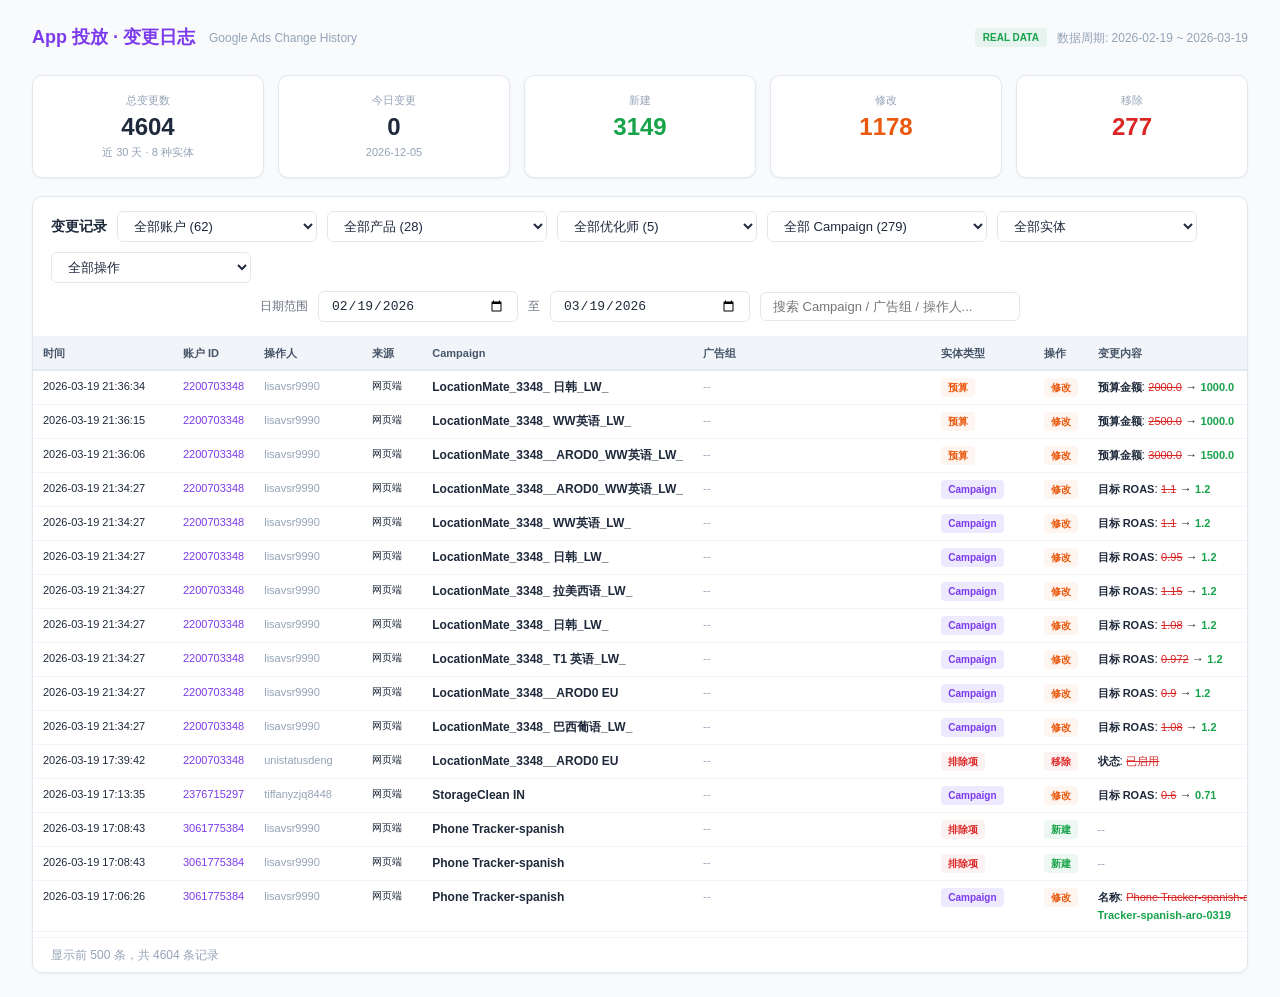
<file: dashboard/app-changelog.html>
<!DOCTYPE html>
<html lang="zh-CN">
<head>
  <meta charset="UTF-8">
  <meta name="viewport" content="width=device-width, initial-scale=1.0">
  <title>App 投放 - 变更日志 | Google Ads Change History</title>
  <link rel="stylesheet" href="css/app-changelog.css">
</head>
<body>
<div class="page-container">

  <!-- ═══ Top Bar ═══ -->
  <div class="top-bar">
    <div class="top-bar-left">
      <span class="top-bar-brand">App 投放 · 变更日志</span>
      <span class="top-bar-sub">Google Ads Change History</span>
    </div>
    <div class="top-bar-right">
      <span class="data-tag data-tag-real" id="data-tag">REAL DATA</span>
      <span class="top-bar-sub" id="date-range-label">数据周期: --</span>
    </div>
  </div>

  <!-- ═══ KPI Grid ═══ -->
  <div id="changelog-kpis" class="kpi-grid kpi-grid-5"></div>

  <!-- ═══ Filter + Table Card ═══ -->
  <div class="card">
    <div class="card-header" style="display:flex;flex-direction:column;gap:8px;">
      <div style="display:flex;gap:10px;align-items:center;flex-wrap:wrap;">
        <h3 style="margin:0;">变更记录</h3>
        <select id="cl-filter-account" class="camp-select" style="max-width:200px;">
          <option value="all">全部账户</option>
        </select>
        <select id="cl-filter-product" class="camp-select" style="max-width:220px;">
          <option value="all">全部产品</option>
        </select>
        <select id="cl-filter-optimizer" class="camp-select" style="max-width:180px;">
          <option value="all">全部优化师</option>
        </select>
        <select id="cl-filter-camp" class="camp-select" style="max-width:220px;">
          <option value="all">全部 Campaign</option>
        </select>
        <select id="cl-filter-type" class="camp-select" style="max-width:180px;">
          <option value="all">全部实体</option>
          <option value="Campaign否定词">排除项 (353)</option>
          <option value="素材">素材 (206)</option>
          <option value="Campaign">Campaign (106)</option>
          <option value="预算">预算 (32)</option>
          <option value="广告组">广告组 (29)</option>
          <option value="广告">广告 (38)</option>
          <option value="关键词">关键词 (13)</option>
        </select>
        <select id="cl-filter-op" class="camp-select" style="max-width:130px;">
          <option value="all">全部操作</option>
          <option value="新建">新建</option>
          <option value="修改">修改</option>
          <option value="移除">移除</option>
        </select>
      </div>
      <div style="display:flex;gap:10px;align-items:center;flex-wrap:wrap;">
        <span style="font-size:12px;color:#6b7280;">日期范围</span>
        <input type="date" id="cl-filter-date-start" class="camp-select" style="max-width:160px;" title="开始日期">
        <span style="font-size:12px;color:#6b7280;">至</span>
        <input type="date" id="cl-filter-date-end" class="camp-select" style="max-width:160px;" title="结束日期">
        <input type="text" id="cl-search" class="search-input" placeholder="搜索 Campaign / 广告组 / 操作人..." style="max-width:280px;margin-left:auto;">
      </div>
    </div>
    <div class="card-body-flush table-wrap" style="max-height:calc(100vh - 300px);overflow-y:auto;">
      <table>
        <thead><tr>
          <th style="min-width:140px;">时间</th>
          <th>账户 ID</th>
          <th>操作人</th>
          <th>来源</th>
          <th>Campaign</th>
          <th>广告组</th>
          <th>实体类型</th>
          <th>操作</th>
          <th style="min-width:300px;">变更内容</th>
        </tr></thead>
        <tbody id="changelog-tbody"></tbody>
      </table>
    </div>
    <div class="result-count" id="result-count"></div>
  </div>

</div>

<script src="js/adw_data_app_changelog.js"></script>
<script src="js/account_owner_map.js"></script>
<script src="js/app-changelog.js"></script>
</body>
</html>
</file>
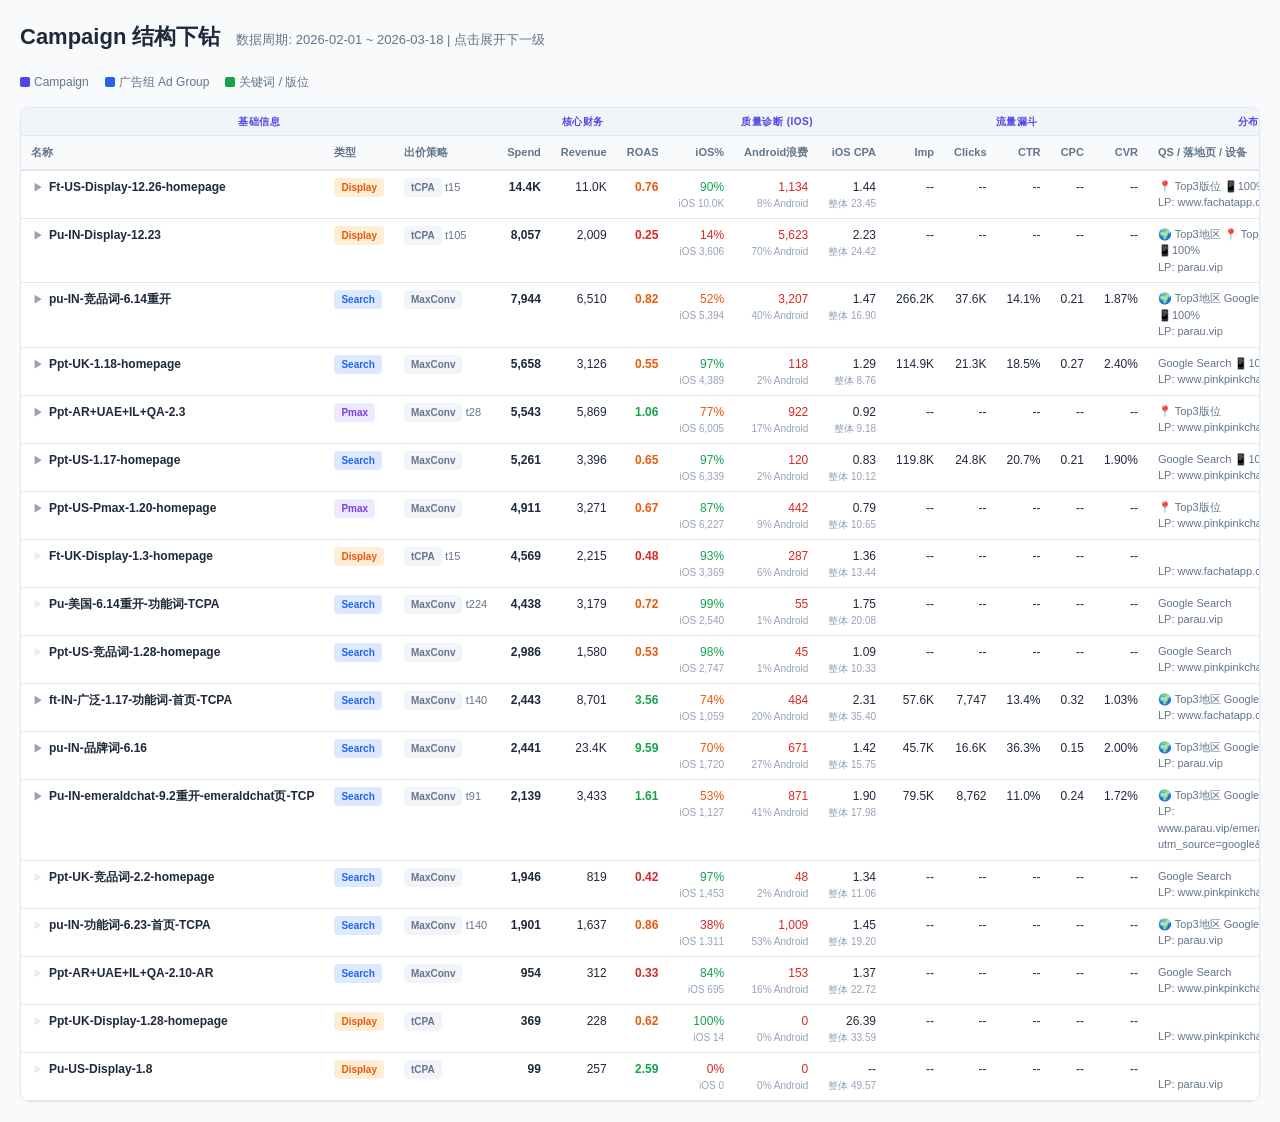
<file: dashboard/hierarchy.html>
<!DOCTYPE html>
<html lang="zh-CN">
<head>
<meta charset="UTF-8">
<meta name="viewport" content="width=device-width, initial-scale=1.0">
<title>Campaign 结构下钻分析</title>
<script src="js/data.js"></script>
<script src="js/adw_data.js"></script>
<style>
:root {
  --bg: #f8fafc; --card: #ffffff; --card-hover: #f1f5f9; --border: #e2e8f0;
  --text: #1e293b; --text2: #64748b; --text3: #94a3b8;
  --accent: #4f46e5; --accent-light: #e0e7ff;
  --green: #16a34a; --green-light: #dcfce7;
  --red: #dc2626; --red-light: #fee2e2;
  --orange: #ea580c; --orange-light: #ffedd5;
  --blue: #2563eb; --blue-light: #dbeafe;
  --purple: #7c3aed; --purple-light: #ede9fe;
}
* { margin:0; padding:0; box-sizing:border-box; }
body { font-family: -apple-system, BlinkMacSystemFont, 'Segoe UI', Roboto, sans-serif; background:var(--bg); color:var(--text); line-height:1.5; font-size:13px; }
.container { max-width:1800px; margin:0 auto; padding:20px; }

.header { margin-bottom:20px; display:flex; align-items:baseline; gap:16px; flex-wrap:wrap; }
.header h1 { font-size:22px; font-weight:700; }
.header p { color:var(--text2); font-size:13px; }

.badge { display:inline-block; padding:2px 7px; border-radius:4px; font-size:10px; font-weight:600; white-space:nowrap; }
.b-search { background:var(--blue-light); color:var(--blue); }
.b-display { background:var(--orange-light); color:var(--orange); }
.b-pmax { background:var(--purple-light); color:var(--purple); }
.b-good { background:var(--green-light); color:var(--green); }
.b-bad { background:var(--red-light); color:var(--red); }
.b-warn { background:var(--orange-light); color:var(--orange); }
.b-info { background:var(--blue-light); color:var(--blue); }
.b-neutral { background:#f1f5f9; color:var(--text2); }

.card { background:var(--card); border:1px solid var(--border); border-radius:10px; box-shadow:0 1px 3px rgba(0,0,0,.04); overflow:hidden; }
.table-wrap { overflow-x:auto; }

/* Level Legend */
.legend { display:flex; gap:16px; margin-bottom:16px; font-size:12px; color:var(--text2); align-items:center; }
.legend-item { display:flex; align-items:center; gap:4px; }
.legend-dot { width:10px; height:10px; border-radius:2px; }

table { width:100%; border-collapse:collapse; font-size:12px; }
th { padding:8px 10px; background:#f8fafc; border-bottom:2px solid var(--border); color:var(--text2); font-weight:600; white-space:nowrap; position:sticky; top:0; z-index:10; text-align:left; font-size:11px; }
th.num { text-align:right; }
td { padding:7px 10px; border-bottom:1px solid #f1f5f9; white-space:nowrap; vertical-align:top; }
.num { text-align:right; font-variant-numeric:tabular-nums; }
.good { color:var(--green); } .bad { color:var(--red); } .warn { color:var(--orange); }
.bold { font-weight:600; }
.muted { color:var(--text2); font-size:11px; }
.sub-val { display:block; font-size:10px; color:var(--text3); }

/* === LEVEL 1: Campaign Row === */
.row-L1 { cursor:pointer; transition:background .15s; background:#fff; }
.row-L1:hover { background:#f8fafc; }
.row-L1.expanded { background:var(--accent-light); }
.row-L1 td { border-bottom:1px solid var(--border); font-size:12px; }

/* === LEVEL 2: Ad Group Row === */
.row-L2 { cursor:pointer; transition:background .15s; background:#fafbfd; display:none; }
.row-L2.visible { display:table-row; }
.row-L2:hover { background:#f1f5f9; }
.row-L2.expanded { background:#e8ecf4; }
.row-L2 td { border-bottom:1px solid #eef1f6; font-size:12px; }
.row-L2 td:first-child { padding-left:32px; }

/* === LEVEL 3: Keyword Row === */
.row-L3 { background:#fff; display:none; }
.row-L3.visible { display:table-row; }
.row-L3:hover { background:#fafbfd; }
.row-L3 td { border-bottom:1px solid #f5f7fa; font-size:11px; color:var(--text); }
.row-L3 td:first-child { padding-left:56px; }

/* Expand Arrow */
.arrow { display:inline-block; width:14px; text-align:center; margin-right:4px; color:var(--text3); transition:transform .15s; font-size:10px; }
.expanded .arrow { transform:rotate(90deg); color:var(--accent); }

/* Mini progress bar */
.pbar { display:inline-block; width:50px; height:5px; background:#e2e8f0; border-radius:3px; vertical-align:middle; overflow:hidden; margin-left:4px; }
.pbar-fill { height:100%; border-radius:3px; }

/* Tooltip */
[data-tip] { position:relative; cursor:help; }
[data-tip]:hover::after {
  content:attr(data-tip); position:absolute; bottom:calc(100% + 4px); left:50%; transform:translateX(-50%);
  background:#1e293b; color:#fff; padding:4px 8px; border-radius:4px; font-size:11px; white-space:pre-line; z-index:100; max-width:300px; line-height:1.4;
}

/* Column Groups Header */
.col-group { text-align:center; background:#f1f5f9; font-weight:700; font-size:10px; text-transform:uppercase; letter-spacing:.5px; color:var(--accent); padding:6px 10px; border-bottom:1px solid var(--border); }

@media (max-width:1200px) { .container { padding:12px; } }
</style>
</head>
<body>
<div class="container">
  <div class="header">
    <h1>Campaign 结构下钻</h1>
    <p>数据周期: 2026-02-01 ~ 2026-03-18 | 点击展开下一级</p>
  </div>

  <div class="legend">
    <div class="legend-item"><div class="legend-dot" style="background:var(--accent)"></div> Campaign</div>
    <div class="legend-item"><div class="legend-dot" style="background:var(--blue)"></div> 广告组 Ad Group</div>
    <div class="legend-item"><div class="legend-dot" style="background:var(--green)"></div> 关键词 / 版位</div>
  </div>

  <div class="card">
    <div class="table-wrap">
      <table>
        <thead>
          <tr>
            <th colspan="3" class="col-group">基础信息</th>
            <th colspan="3" class="col-group">核心财务</th>
            <th colspan="3" class="col-group">质量诊断 (iOS)</th>
            <th colspan="5" class="col-group">流量漏斗</th>
            <th colspan="2" class="col-group">分布 / 质量</th>
            <th class="col-group">状态</th>
          </tr>
          <tr>
            <th style="min-width:240px">名称</th>
            <th>类型</th>
            <th>出价策略</th>
            <th class="num">Spend</th>
            <th class="num">Revenue</th>
            <th class="num">ROAS</th>
            <th class="num">iOS%</th>
            <th class="num">Android浪费</th>
            <th class="num">iOS CPA</th>
            <th class="num">Imp</th>
            <th class="num">Clicks</th>
            <th class="num">CTR</th>
            <th class="num">CPC</th>
            <th class="num">CVR</th>
            <th>QS / 落地页 / 设备</th>
            <th>IS / 匹配</th>
            <th>预警 / 建议</th>
          </tr>
        </thead>
        <tbody id="tbody"></tbody>
      </table>
    </div>
  </div>
</div>

<script>
// ==========================================
// UTILS
// ==========================================
const f = (n,d=2) => (n==null||isNaN(n)) ? '--' : Number(n).toFixed(d);
const fK = n => { if(n==null||isNaN(n)) return '--'; return n>=10000?(n/1000).toFixed(1)+'K':n>=1000?Math.round(n).toLocaleString():Math.round(n); };
const pct = (a,b) => b?(a/b*100):0;

// ==========================================
// KEYWORD DATA MAP
// ==========================================
const KW_MAP = {};
function reg(campName, arr) { if(typeof arr !== 'undefined' && arr.length) KW_MAP[campName] = arr; }
reg('pu-web-IN-2.5-竞品词-6.14重开', typeof ADW_PU_IN_COMP_KEYWORDS!=='undefined'?ADW_PU_IN_COMP_KEYWORDS:[]);
reg('pu-web-IN-2.5-品牌词-6.16', typeof ADW_PU_IN_BRAND_KEYWORDS!=='undefined'?ADW_PU_IN_BRAND_KEYWORDS:[]);
reg('Ppt-web-UK-2.5-1.18-homepage', typeof ADW_PPT_UK_KEYWORDS!=='undefined'?ADW_PPT_UK_KEYWORDS:[]);
reg('Ppt-web-US-2.5-1.17-homepage', typeof ADW_PPT_US_KEYWORDS!=='undefined'?ADW_PPT_US_KEYWORDS:[]);
reg('ft-web-IN-2.5-广泛-1.17-功能词-首页-TCPA', typeof ADW_FT_IN_FUNC_KEYWORDS!=='undefined'?ADW_FT_IN_FUNC_KEYWORDS:[]);
reg('Pu-web-IN-2.5-emeraldchat-9.2重开-emeraldchat页-TCPA', typeof ADW_PU_IN_EMERALD_KEYWORDS!=='undefined'?ADW_PU_IN_EMERALD_KEYWORDS:[]);

// ASSET DATA MAP
const ASSET_MAP = {};
function regAsset(campName, arr) { if(typeof arr !== 'undefined' && arr.length) ASSET_MAP[campName] = arr; }
regAsset('pu-web-IN-2.5-竞品词-6.14重开', typeof ADW_PU_IN_COMP_ASSETS!=='undefined'?ADW_PU_IN_COMP_ASSETS:[]);
regAsset('Ft-web-US-2.5-Display-12.26-homepage', typeof ADW_FT_US_ASSETS!=='undefined'?ADW_FT_US_ASSETS:[]);
regAsset('Ppt-web-2.5-AR+UAE+IL+QA-2.3', typeof ADW_PPT_ME_PMAX_ASSETS!=='undefined'?ADW_PPT_ME_PMAX_ASSETS:[]);
regAsset('Ppt-web-US-2.5-Pmax-1.20-homepage', typeof ADW_PPT_US_PMAX_ASSETS!=='undefined'?ADW_PPT_US_PMAX_ASSETS:[]);

// PLACEMENT DATA MAP (Display / Pmax)
const PL_MAP = {};
function regPl(campName, arr) { if(typeof arr !== 'undefined' && arr.length) PL_MAP[campName] = arr; }
regPl('Pu-web-2.5-IN-Display-12.23', typeof ADW_PU_IN_PLACEMENTS!=='undefined'?ADW_PU_IN_PLACEMENTS:[]);
regPl('Ft-web-US-2.5-Display-12.26-homepage', typeof ADW_FT_US_PLACEMENTS!=='undefined'?ADW_FT_US_PLACEMENTS:[]);
regPl('Ppt-web-2.5-AR+UAE+IL+QA-2.3', typeof ADW_PPT_ME_PMAX_PLACEMENTS!=='undefined'?ADW_PPT_ME_PMAX_PLACEMENTS:[]);
regPl('Ppt-web-US-2.5-Pmax-1.20-homepage', typeof ADW_PPT_US_PMAX_PLACEMENTS!=='undefined'?ADW_PPT_US_PMAX_PLACEMENTS:[]);

// DEVICE DATA MAP
const DEV_MAP = {};
function regDev(campName, arr) { if(typeof arr !== 'undefined' && arr.length) DEV_MAP[campName] = arr; }
regDev('pu-web-IN-2.5-竞品词-6.14重开', typeof ADW_PU_IN_COMP_DEVICES!=='undefined'?ADW_PU_IN_COMP_DEVICES:[]);
regDev('Pu-web-2.5-IN-Display-12.23', typeof ADW_PU_IN_DEVICES!=='undefined'?ADW_PU_IN_DEVICES:[]);
regDev('Ft-web-US-2.5-Display-12.26-homepage', typeof ADW_FT_US_DEVICES!=='undefined'?ADW_FT_US_DEVICES:[]);
regDev('Ppt-web-UK-2.5-1.18-homepage', typeof ADW_PPT_UK_DEVICES!=='undefined'?ADW_PPT_UK_DEVICES:[]);
regDev('Ppt-web-US-2.5-1.17-homepage', typeof ADW_PPT_US_DEVICES!=='undefined'?ADW_PPT_US_DEVICES:[]);

// GEO DATA
const GEO_DATA = typeof ADW_PU_IN_GEO !== 'undefined' ? ADW_PU_IN_GEO : [];

// Landing Page
const LP_MAP = {};
LP_MAP['Pu-web-IN-2.5-emeraldchat-9.2重开-emeraldchat页-TCPA'] = typeof ADW_PU_IN_EMERALD_LANDING_PAGES !== 'undefined' ? ADW_PU_IN_EMERALD_LANDING_PAGES : [];

// ==========================================
// BUILD HIERARCHY
// ==========================================
function getDeviceInfo(campName) {
  const devs = DEV_MAP[campName];
  if (!devs || !devs.length) return null;
  const mobile = devs.find(d => d.device === '手机');
  const desktop = devs.find(d => d.device === '计算机');
  const tablet = devs.find(d => d.device === '平板电脑');
  const total = (mobile?.cost||0) + (desktop?.cost||0) + (tablet?.cost||0);
  return { mobilePct: total ? pct(mobile?.cost||0, total) : 100, desktopPct: total ? pct(desktop?.cost||0, total) : 0 };
}

function getTopPlacements(campName) {
  const pls = PL_MAP[campName];
  if (!pls || !pls.length) return null;
  return pls.slice(0, 3).map(p => p.placement).join(', ');
}

function getTopGeo(campCountry) {
  if (campCountry === 'IN' && GEO_DATA.length) {
    return GEO_DATA.sort((a,b)=>b.cost-a.cost).slice(0,3).map(g => g.region.replace(', 印度','')).join(', ');
  }
  return null;
}

function getLandingPage(campName) {
  const lps = LP_MAP[campName];
  if (lps && lps.length) return lps[0].page;
  // Infer from campaign summary
  const camp = CAMPAIGN_SUMMARY.find(c => c.name === campName);
  return camp ? new URL(camp.landingPage).hostname : null;
}

const camps = CAMPAIGN_SUMMARY.map(c => {
  const isSearch = c.type === 'Search';
  const isDisplay = c.type === 'Display';
  const isPmax = c.type === 'Pmax';
  const iosR = pct(c.newIOS, c.newAndroid + c.newIOS);
  const androidWaste = c.spend * pct(c.newAndroid, c.newUsers) / 100;
  const iosCPA = c.newIOS > 0 ? c.spend / c.newIOS : null;
  const devInfo = getDeviceInfo(c.name);
  const topPlaces = getTopPlacements(c.name);
  const topGeo = getTopGeo(c.country);
  const lp = getLandingPage(c.name);

  // Build Ad Groups from Keywords
  const adGroups = [];
  const kws = KW_MAP[c.name];
  if (kws && kws.length) {
    const agMap = {};
    kws.forEach(kw => {
      const ag = kw.adGroup || '默认广告组';
      if (!agMap[ag]) agMap[ag] = { name:ag, spend:0, clicks:0, conv:0, imp:0, qsW:0, qsWt:0, keywords:[] };
      agMap[ag].spend += kw.cost||0;
      agMap[ag].clicks += kw.clicks||0;
      agMap[ag].conv += kw.purchaseNew||0;
      agMap[ag].imp += kw.impressions||0;
      if (kw.qualityScore && kw.qualityScore !== '') {
        agMap[ag].qsW += parseInt(kw.qualityScore) * (kw.cost||1);
        agMap[ag].qsWt += (kw.cost||1);
      }
      agMap[ag].keywords.push(kw);
    });
    Object.values(agMap).forEach(ag => adGroups.push(ag));
  }

  // Build Placement Groups for Display/Pmax
  const placements = PL_MAP[c.name] || [];

  // Build Assets / Ad Copy
  const assets = ASSET_MAP[c.name] || [];

  return {
    ...c, isSearch, isDisplay, isPmax,
    iosR, androidWaste, iosCPA,
    devInfo, topPlaces, topGeo, lp,
    adGroups, placements, assets,
    // Compute campaign-level aggregates from keyword data
    totalImp: adGroups.reduce((s,ag) => s+ag.imp, 0),
    totalClicks: adGroups.reduce((s,ag) => s+ag.clicks, 0),
    totalConv: adGroups.reduce((s,ag) => s+ag.conv, 0),
  };
}).sort((a,b) => b.spend - a.spend);

// ==========================================
// RENDER
// ==========================================
const tbody = document.getElementById('tbody');
let html = '';

camps.forEach((c, ci) => {
  const cid = 'c' + ci;
  const hasChildren = c.adGroups.length > 0 || c.placements.length > 0;
  const ctr = c.totalImp ? pct(c.totalClicks, c.totalImp) : null;
  const cpc = c.totalClicks ? c.spend / c.totalClicks : null;
  const cvr = c.totalClicks ? pct(c.totalConv, c.totalClicks) : null;

  // Status Tags
  let tags = '';
  if (c.iosR < 50 && c.newAndroid > 0) tags += '<span class="badge b-bad">高浪费</span> ';
  if (c.roas >= 1.5) tags += '<span class="badge b-good">优质</span> ';
  else if (c.roas < 0.5) tags += '<span class="badge b-bad">严重亏损</span> ';
  else if (c.roas < 1) tags += '<span class="badge b-warn">未回本</span> ';
  if (c.iosCPA && c.iosCPA > 30) tags += '<span class="badge b-warn">CPA偏高</span> ';

  const typeClass = c.isSearch ? 'b-search' : c.isDisplay ? 'b-display' : 'b-pmax';

  // Geo/Placement tooltip
  let distInfo = '';
  if (c.topGeo) distInfo += `<span class="muted" data-tip="${c.topGeo}">🌍 Top3地区</span> `;
  if (c.topPlaces) distInfo += `<span class="muted" data-tip="${c.topPlaces}">📍 Top3版位</span> `;
  else if (c.isSearch) distInfo += '<span class="muted">Google Search</span> ';
  if (c.devInfo) distInfo += `<span class="muted">📱${f(c.devInfo.mobilePct,0)}%</span>`;

  // === LEVEL 1: CAMPAIGN ===
  html += `<tr class="row-L1" data-id="${cid}" onclick="toggle('${cid}')">
    <td class="bold">${hasChildren?'<span class="arrow">▶</span>':'<span class="arrow" style="opacity:.2">▶</span>'}${c.name.replace(/web-|2\.5-/g,'').substring(0,40)}</td>
    <td><span class="badge ${typeClass}">${c.type}</span></td>
    <td><span class="badge b-neutral">${c.bidding}</span>${c.targetCPA?' <span class="muted">t'+c.targetCPA+'</span>':''}</td>
    <td class="num bold">${fK(c.spend)}</td>
    <td class="num">${fK(c.totalRevenue)}</td>
    <td class="num bold ${c.roas>=1?'good':c.roas>=0.5?'warn':'bad'}">${f(c.roas)}</td>
    <td class="num ${c.iosR>80?'good':c.iosR>50?'warn':'bad'}">${f(c.iosR,0)}%<span class="sub-val">iOS ${fK(c.newIOS)}</span></td>
    <td class="num bad">${fK(c.androidWaste)}<span class="sub-val">${f(pct(c.newAndroid,c.newUsers),0)}% Android</span></td>
    <td class="num">${c.iosCPA?f(c.iosCPA):'--'}<span class="sub-val">整体 ${f(c.newCPA)}</span></td>
    <td class="num">${c.totalImp?fK(c.totalImp):'--'}</td>
    <td class="num">${c.totalClicks?fK(c.totalClicks):'--'}</td>
    <td class="num">${ctr!=null?f(ctr,1)+'%':'--'}</td>
    <td class="num">${cpc!=null?f(cpc):'--'}</td>
    <td class="num">${cvr!=null?f(cvr,2)+'%':'--'}</td>
    <td style="max-width:160px;white-space:normal;font-size:11px">${distInfo}<br><span class="muted">LP: ${c.lp||'--'}</span></td>
    <td class="muted">${c.isSearch?'搜索':'版位/受众'}</td>
    <td>${tags||'<span class="muted">--</span>'}</td>
  </tr>`;

  // === LEVEL 2: AD GROUPS (Search) ===
  if (c.adGroups.length) {
    c.adGroups.forEach((ag, ai) => {
      const agid = cid + '-ag' + ai;
      const hasKws = ag.keywords.length > 0;
      const agCtr = ag.imp ? pct(ag.clicks, ag.imp) : null;
      const agCpc = ag.clicks ? ag.spend / ag.clicks : null;
      const agCvr = ag.clicks ? pct(ag.conv, ag.clicks) : null;
      const agQs = ag.qsWt ? ag.qsW / ag.qsWt : null;
      const spPct = pct(ag.spend, c.spend);

      html += `<tr class="row-L2 child-${cid}" data-id="${agid}" onclick="toggle('${agid}');event.stopPropagation()">
        <td>${hasKws?'<span class="arrow">▶</span>':''}${ag.name}</td>
        <td><span class="badge b-info">Ad Group</span></td>
        <td><span class="muted">占比 ${f(spPct,0)}%</span><span class="pbar"><span class="pbar-fill" style="width:${spPct}%;background:var(--accent)"></span></span></td>
        <td class="num">${fK(ag.spend)}</td>
        <td class="num muted">--</td>
        <td class="num muted">--</td>
        <td class="num muted">--</td>
        <td class="num muted">--</td>
        <td class="num">${ag.conv?f(ag.spend/ag.conv):'--'}<span class="sub-val">Conv ${f(ag.conv,0)}</span></td>
        <td class="num">${fK(ag.imp)}</td>
        <td class="num">${fK(ag.clicks)}</td>
        <td class="num">${agCtr!=null?f(agCtr,1)+'%':'--'}</td>
        <td class="num">${agCpc!=null?f(agCpc):'--'}</td>
        <td class="num">${agCvr!=null?f(agCvr,2)+'%':'--'}</td>
        <td style="font-size:11px">
          <span class="bold ${agQs>=8?'good':agQs&&agQs<6?'bad':''}" data-tip="加权平均 Quality Score">QS ${agQs?f(agQs,1):'--'}</span>
          <br><span class="muted">LP: ${c.lp||'--'}</span>
          ${c.devInfo?'<br><span class="muted">📱'+f(c.devInfo.mobilePct,0)+'% Mobile</span>':''}
        </td>
        <td class="muted">${ag.keywords.length} 个词</td>
        <td></td>
      </tr>`;

      // === LEVEL 3: KEYWORDS & AD COPY DIAGNOSTICS ===
      if (hasKws) {
        // --- AD COPY DIAGNOSTICS MODULE ---
        // Mocking Ad Strength and Top Combinations based on existing assets for demonstration
        let adStrength = '良好';
        let adStrengthClass = 'good';
        let diagMsg = '✅ 文案与核心词匹配度较高';
        
        if (agQs && agQs < 6) {
          adStrength = '差';
          adStrengthClass = 'bad';
          diagMsg = '⚠️ 核心关键词未出现在标题中，导致 Ad Relevance 极低';
        } else if (agQs && agQs < 8) {
          adStrength = '一般';
          adStrengthClass = 'warn';
          diagMsg = '💡 建议在标题 1 中固定高转化关键词';
        }

        // Try to find assets for this campaign
        const campAssets = c.assets || [];
        let topHeadline = 'Random Video Calls with Girls';
        let topDesc = 'Fast, high-quality 1v1 video chats in real time. Meet new friends instantly!';
        
        if (campAssets.length > 0) {
          const headlines = campAssets.filter(a => a.type === '标题').sort((a,b) => b.purchaseConv - a.purchaseConv);
          const descs = campAssets.filter(a => a.type === '广告内容描述').sort((a,b) => b.purchaseConv - a.purchaseConv);
          if (headlines.length > 0) topHeadline = headlines[0].asset;
          if (descs.length > 0) topDesc = descs[0].asset;
        }

        // Insert the Ad Copy Diagnostic Row before keywords
        html += `<tr class="row-L3 child-${agid}" style="background:#f8fafc; border-bottom: 2px solid var(--border);">
          <td colspan="17" style="padding: 12px 16px 12px 56px; white-space: normal;">
            <div style="display:flex; gap:24px; align-items:flex-start;">
              <div style="flex:0 0 200px;">
                <div style="font-size:11px; color:var(--text2); margin-bottom:4px; font-weight:600;">该组 RSA 广告效力 (Ad Strength)</div>
                <div style="font-size:16px; font-weight:700;" class="${adStrengthClass}">${adStrength}</div>
                <div style="font-size:11px; margin-top:4px; color:var(--text2);">${diagMsg}</div>
              </div>
              <div style="flex:1; background:#fff; border:1px solid var(--border); border-radius:6px; padding:8px 12px;">
                <div style="font-size:10px; color:var(--text2); margin-bottom:4px; text-transform:uppercase; font-weight:700;">Top 曝光文案组合 (模拟)</div>
                <div style="color:var(--blue); font-weight:600; font-size:13px; margin-bottom:2px;">${topHeadline} | 1v1 Live Chat</div>
                <div style="font-size:11px; color:var(--text);">${topDesc}</div>
              </div>
            </div>
          </td>
        </tr>`;

        // Keyword Rows
        ag.keywords.sort((a,b) => (b.cost||0)-(a.cost||0)).slice(0,20).forEach((kw, ki) => {
          const kwCvr = kw.clicks ? pct(kw.purchaseNew||0, kw.clicks) : null;
          const kwCpa = kw.purchaseNew ? (kw.cost||0) / kw.purchaseNew : null;

          // Auto-tag
          let kwTags = '';
          if ((kw.cost||0) > 50 && (!kw.purchaseNew || kw.purchaseNew === 0)) kwTags += '<span class="badge b-bad">建议否定</span> ';
          if (kw.purchaseNew > 3 && kwCpa && kwCpa < (c.newCPA||999) && kw.impressionShare === '< 10%') kwTags += '<span class="badge b-good">建议提价</span> ';
          if (kw.landingPageExp === '低于平均水平') kwTags += '<span class="badge b-warn">优化落地页</span> ';
          if (kw.adRelevance === '低于平均水平') kwTags += '<span class="badge b-warn">优化文案</span> ';

          // QS color
          const qsVal = kw.qualityScore ? parseInt(kw.qualityScore) : null;
          const qsClass = qsVal >= 8 ? 'good' : qsVal && qsVal <= 5 ? 'bad' : '';

          // Expected CTR / Ad Relevance / LP Experience short labels
          const short = v => { if (!v) return '-'; if (v.includes('高于')) return '↑'; if (v.includes('低于')) return '↓'; return '→'; };
          const shortClass = v => { if (!v) return ''; if (v.includes('高于')) return 'good'; if (v.includes('低于')) return 'bad'; return ''; };

          html += `<tr class="row-L3 child-${agid}">
            <td>
              <span class="bold">${kw.keyword}</span>
              <span class="badge b-neutral" style="font-size:9px">${(kw.matchType||'').replace('匹配','').replace('（紧密变体）','(近)')}</span>
            </td>
            <td><span class="muted">Keyword</span></td>
            <td></td>
            <td class="num">${fK(kw.cost||0)}</td>
            <td class="num muted">${f(kw.purchaseNewValue||0,0)}</td>
            <td class="num muted">${kw.purchaseNewValue&&kw.cost?f(kw.purchaseNewValue/kw.cost):'-'}</td>
            <td class="num muted">--</td>
            <td class="num muted">--</td>
            <td class="num ${kwCpa&&kwCpa>(c.newCPA||999)?'bad':'good'}">${kwCpa?f(kwCpa):'<span class="bad">0转化</span>'}<span class="sub-val">Conv ${f(kw.purchaseNew||0,1)}</span></td>
            <td class="num">${fK(kw.impressions||0)}</td>
            <td class="num">${fK(kw.clicks||0)}</td>
            <td class="num">${kw.impressions?f(pct(kw.clicks,kw.impressions),1)+'%':'-'}</td>
            <td class="num">${f(kw.cpc)}</td>
            <td class="num">${kwCvr!=null?f(kwCvr,2)+'%':'-'}</td>
            <td style="font-size:10px;white-space:normal">
              <span class="bold ${qsClass}">QS ${kw.qualityScore||'-'}</span>
              <span class="${shortClass(kw.expectedCTR)}" data-tip="Expected CTR: ${kw.expectedCTR||'-'}">CTR${short(kw.expectedCTR)}</span>
              <span class="${shortClass(kw.adRelevance)}" data-tip="Ad Relevance: ${kw.adRelevance||'-'}">Rel${short(kw.adRelevance)}</span>
              <span class="${shortClass(kw.landingPageExp)}" data-tip="LP Experience: ${kw.landingPageExp||'-'}">LP${short(kw.landingPageExp)}</span>
            </td>
            <td class="num"><span class="${kw.impressionShare==='< 10%'?'bad':''}">${kw.impressionShare||'-'}</span></td>
            <td>${kwTags||''}</td>
          </tr>`;
        });
      }
    });
  }

  // === LEVEL 2/3: PLACEMENTS (Display/Pmax) ===
  if (c.placements.length && !c.adGroups.length) {
    const plId = cid + '-pl';
    html += `<tr class="row-L2 child-${cid}" data-id="${plId}">
      <td>展示版位 (Top ${Math.min(c.placements.length,15)})</td>
      <td><span class="badge b-display">Placements</span></td>
      <td></td><td class="num muted">--</td><td class="num muted">--</td><td class="num muted">--</td>
      <td class="num muted">--</td><td class="num muted">--</td><td class="num muted">--</td>
      <td class="num muted">--</td><td class="num muted">--</td><td class="num muted">--</td>
      <td class="num muted">--</td><td class="num muted">--</td><td></td><td></td><td></td>
    </tr>`;
    c.placements.slice(0,15).forEach((pl, pi) => {
      html += `<tr class="row-L3 child-${plId}">
        <td>${pl.placement}</td>
        <td><span class="muted">${pl.type||'网站'}</span></td>
        <td></td>
        <td class="num muted">--</td><td class="num muted">--</td><td class="num muted">--</td>
        <td class="num muted">--</td><td class="num muted">--</td><td class="num muted">--</td>
        <td class="num">${pl.impressions?fK(pl.impressions):'-'}</td>
        <td class="num">${pl.clicks?fK(pl.clicks):'-'}</td><td class="num muted">--</td>
        <td class="num muted">--</td><td class="num muted">--</td>
        <td class="muted">${pl.purchaseNew?'Conv '+pl.purchaseNew:''}</td>
        <td></td><td></td>
      </tr>`;
    });
  }
});

tbody.innerHTML = html;

// ==========================================
// INTERACTION
// ==========================================
function toggle(parentId) {
  const row = document.querySelector(`[data-id="${parentId}"]`);
  if (!row) return;
  const isExpanded = row.classList.contains('expanded');

  if (isExpanded) {
    row.classList.remove('expanded');
    hideAll(parentId);
  } else {
    row.classList.add('expanded');
    document.querySelectorAll(`.child-${parentId}`).forEach(r => r.classList.add('visible'));
  }
}

function hideAll(pid) {
  document.querySelectorAll(`.child-${pid}`).forEach(r => {
    r.classList.remove('visible','expanded');
    const id = r.getAttribute('data-id');
    if (id) hideAll(id);
  });
}
</script>
</body>
</html>
</file>
<file: dashboard/css/app-changelog.css>
/* =============================================
   App 投放 - 变更日志独立页面
   2026-03-19
   ============================================= */

:root {
  --bg: #f8fafc;
  --bg-alt: #f1f5f9;
  --card: #ffffff;
  --card-hover: #f8fafc;
  --border: #e2e8f0;
  --border-light: #f1f5f9;
  --text: #1e293b;
  --text2: #475569;
  --text3: #94a3b8;
  --accent: #7c3aed;
  --accent-light: #ede9fe;
  --accent-hover: #6d28d9;
  --green: #16a34a;
  --green-bg: rgba(22,163,74,0.08);
  --red: #dc2626;
  --red-bg: rgba(220,38,38,0.06);
  --orange: #ea580c;
  --orange-bg: rgba(234,88,12,0.06);
  --blue: #2563eb;
  --blue-bg: rgba(37,99,235,0.06);
  --purple: #7c3aed;
  --purple-bg: rgba(124,58,237,0.06);
  --radius: 10px;
  --radius-sm: 6px;
  --shadow: 0 1px 3px rgba(0,0,0,0.04), 0 1px 2px rgba(0,0,0,0.02);
  --shadow-lg: 0 4px 12px rgba(0,0,0,0.06);
}

* { margin: 0; padding: 0; box-sizing: border-box; }

body {
  font-family: -apple-system, BlinkMacSystemFont, 'Segoe UI', 'PingFang SC', 'Microsoft YaHei', sans-serif;
  background: var(--bg);
  color: var(--text);
  line-height: 1.5;
  font-size: 13px;
}

.page-container {
  max-width: 1440px;
  margin: 0 auto;
  padding: 24px 32px;
}

/* ─── Top Bar ─── */
.top-bar {
  display: flex;
  align-items: center;
  justify-content: space-between;
  margin-bottom: 24px;
  flex-wrap: wrap;
  gap: 12px;
}
.top-bar-left {
  display: flex;
  align-items: center;
  gap: 14px;
}
.top-bar-brand {
  font-size: 18px;
  font-weight: 700;
  color: var(--accent);
}
.top-bar-sub {
  font-size: 12px;
  color: var(--text3);
}
.top-bar-right {
  display: flex;
  align-items: center;
  gap: 10px;
}

/* ─── Page Header ─── */
.page-header {
  display: flex;
  align-items: center;
  justify-content: space-between;
  margin-bottom: 20px;
  flex-wrap: wrap;
  gap: 12px;
}
.page-header h2 { font-size: 20px; font-weight: 700; }
.page-header-meta { font-size: 12px; color: var(--text3); }

.data-tag {
  display: inline-block;
  padding: 2px 8px;
  border-radius: 4px;
  font-size: 10px;
  font-weight: 600;
}
.data-tag-real { background: var(--green-bg); color: var(--green); }
.data-tag-mock { background: var(--orange-bg); color: var(--orange); }

/* ─── Cards ─── */
.card {
  background: var(--card);
  border: 1px solid var(--border);
  border-radius: var(--radius);
  box-shadow: var(--shadow);
  overflow: hidden;
}
.card + .card { margin-top: 16px; }
.card-header {
  padding: 14px 18px;
  border-bottom: 1px solid var(--border-light);
  display: flex;
  align-items: center;
  justify-content: space-between;
  gap: 12px;
}
.card-header h3 { font-size: 14px; font-weight: 600; }
.card-body { padding: 18px; }
.card-body-flush { padding: 0; }

/* ─── KPI Cards Grid ─── */
.kpi-grid {
  display: grid;
  gap: 14px;
  margin-bottom: 18px;
}
.kpi-grid-5 { grid-template-columns: repeat(5, 1fr); }
.kpi-card {
  background: var(--card);
  border: 1px solid var(--border);
  border-radius: var(--radius);
  padding: 16px;
  text-align: center;
  box-shadow: var(--shadow);
}
.kpi-label { font-size: 11px; color: var(--text3); font-weight: 500; margin-bottom: 4px; }
.kpi-value { font-size: 24px; font-weight: 700; line-height: 1.2; }
.kpi-sub { font-size: 11px; color: var(--text3); margin-top: 3px; }

/* ─── Tables ─── */
.table-wrap { overflow-x: auto; }
table { width: 100%; border-collapse: collapse; font-size: 12px; }
thead th {
  padding: 8px 10px;
  background: var(--bg-alt);
  border-bottom: 2px solid var(--border);
  color: var(--text2);
  font-weight: 600;
  white-space: nowrap;
  text-align: left;
  font-size: 11px;
  position: sticky;
  top: 0;
  z-index: 10;
}
td {
  padding: 7px 10px;
  border-bottom: 1px solid var(--border-light);
  white-space: nowrap;
  vertical-align: top;
}
tr:hover td { background: rgba(124,58,237,0.02); }
.bold { font-weight: 600; }
.muted { color: var(--text3); font-size: 11px; }

/* ─── Badges ─── */
.badge {
  display: inline-block;
  padding: 2px 7px;
  border-radius: 4px;
  font-size: 10px;
  font-weight: 600;
  white-space: nowrap;
}
.badge-search { background: var(--blue-bg); color: var(--blue); }
.badge-display { background: var(--orange-bg); color: var(--orange); }
.badge-pmax { background: var(--purple-bg); color: var(--purple); }
.badge-good { background: var(--green-bg); color: var(--green); }
.badge-bad { background: var(--red-bg); color: var(--red); }
.badge-warn { background: var(--orange-bg); color: var(--orange); }
.badge-info { background: var(--blue-bg); color: var(--blue); }
.badge-neutral { background: var(--bg-alt); color: var(--text2); }
.badge-func { background: var(--orange-bg); color: var(--orange); }
.badge-accent { background: var(--accent-light); color: var(--accent); }

/* ─── Color Classes ─── */
.clr-good { color: var(--green); }
.clr-bad { color: var(--red); }
.clr-warn { color: var(--orange); }
.clr-muted { color: var(--text3); }
.clr-accent { color: var(--accent); }

/* ─── Campaign Select ─── */
.camp-select {
  padding: 6px 12px;
  border-radius: var(--radius-sm);
  border: 1px solid var(--border);
  background: var(--card);
  font-size: 13px;
  color: var(--text);
  cursor: pointer;
  min-width: 200px;
}
.camp-select:focus { outline: none; border-color: var(--accent); }

/* ─── Search Input ─── */
.search-input {
  padding: 6px 12px;
  border: 1px solid var(--border);
  border-radius: 6px;
  font-size: 13px;
  width: 260px;
  outline: none;
  transition: border-color 0.2s;
}
.search-input:focus { border-color: var(--accent); }

/* ─── Change Log Detail ─── */
.cl-field { font-weight: 600; color: var(--text); font-size: 11px; }
.cl-old { color: var(--red); text-decoration: line-through; font-size: 11px; }
.cl-new { color: var(--green); font-weight: 600; font-size: 11px; }

/* ─── Empty State ─── */
.empty-state {
  text-align: center;
  padding: 60px 20px;
  color: var(--text3);
}
.empty-state-icon { font-size: 48px; margin-bottom: 16px; opacity: 0.5; }
.empty-state-title { font-size: 16px; font-weight: 600; color: var(--text2); margin-bottom: 8px; }
.empty-state-desc { font-size: 13px; line-height: 1.6; }

/* ─── Result Count ─── */
.result-count {
  font-size: 12px;
  color: var(--text3);
  padding: 8px 18px;
  border-top: 1px solid var(--border-light);
}

/* ─── Responsive ─── */
@media (max-width: 900px) {
  .kpi-grid-5 { grid-template-columns: repeat(3, 1fr); }
  .page-container { padding: 16px; }
}
@media (max-width: 600px) {
  .kpi-grid-5 { grid-template-columns: repeat(2, 1fr); }
  .top-bar { flex-direction: column; align-items: flex-start; }
}
</file>
